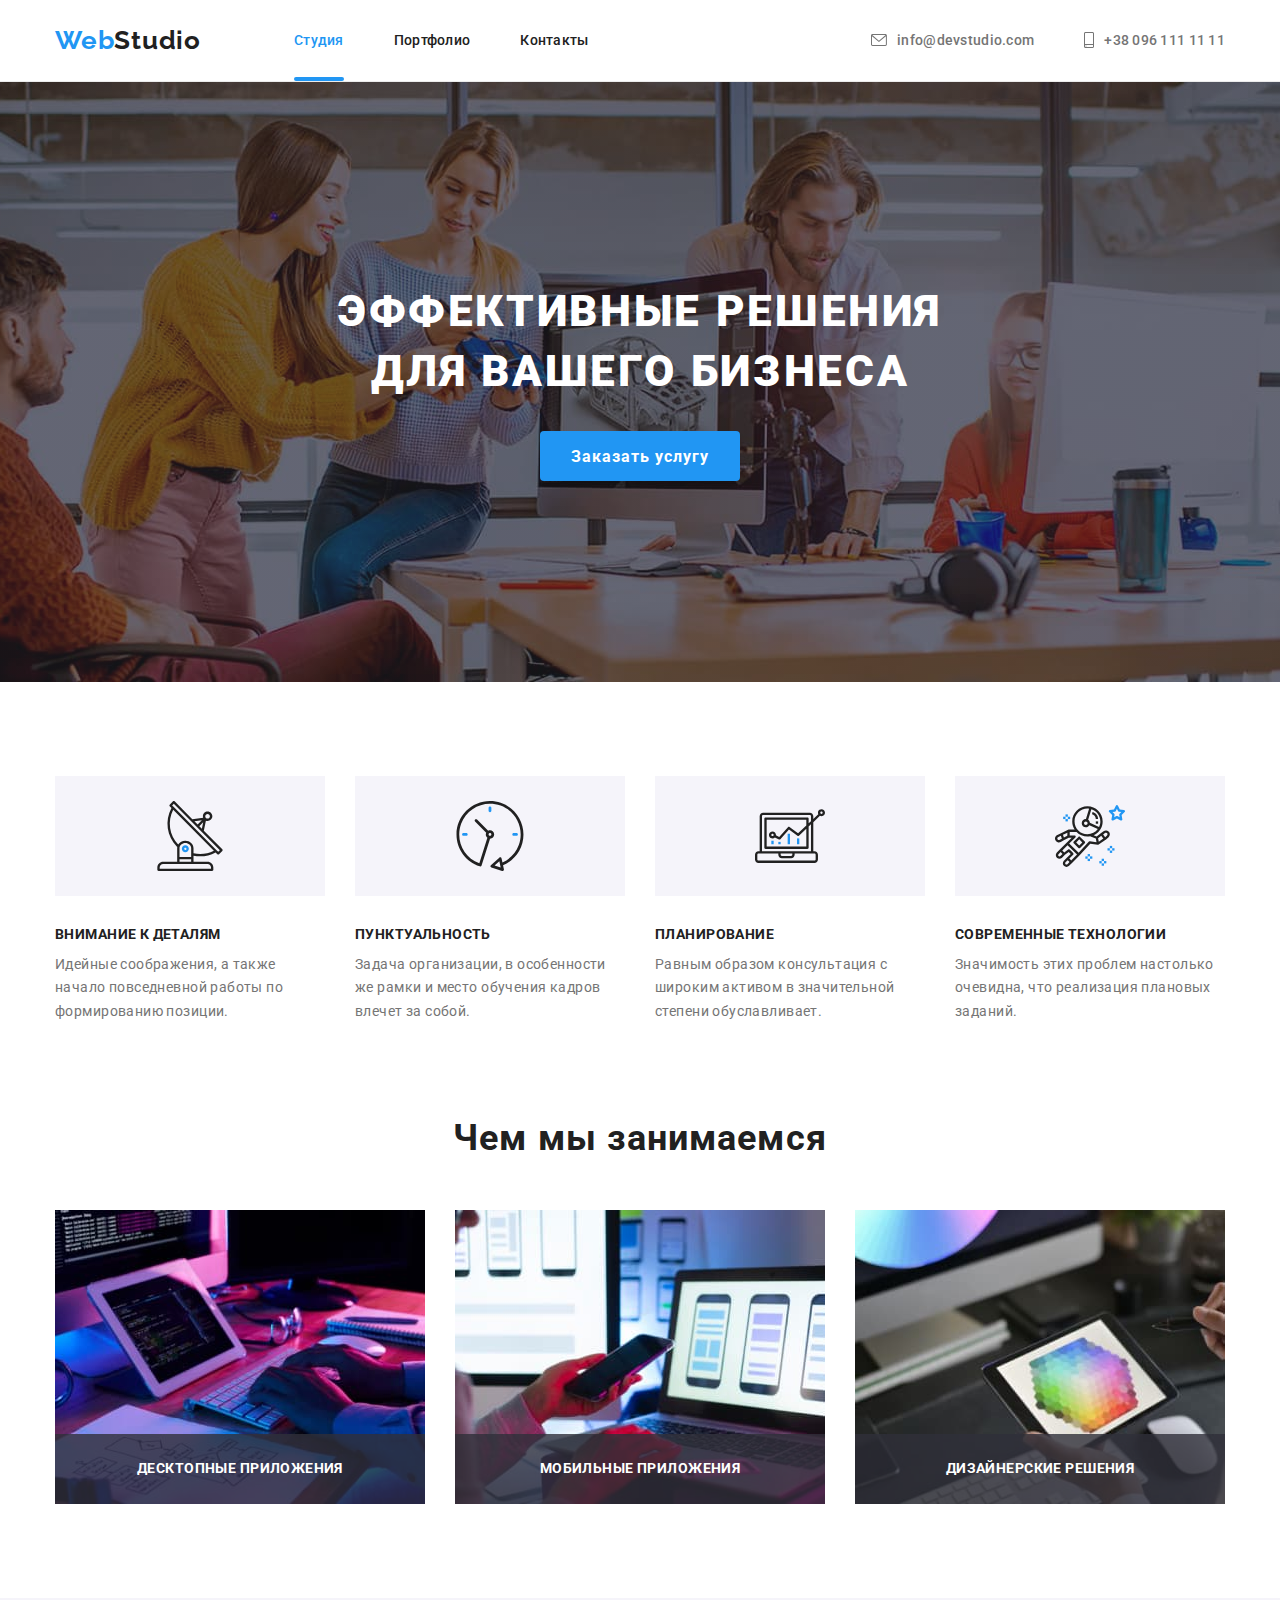
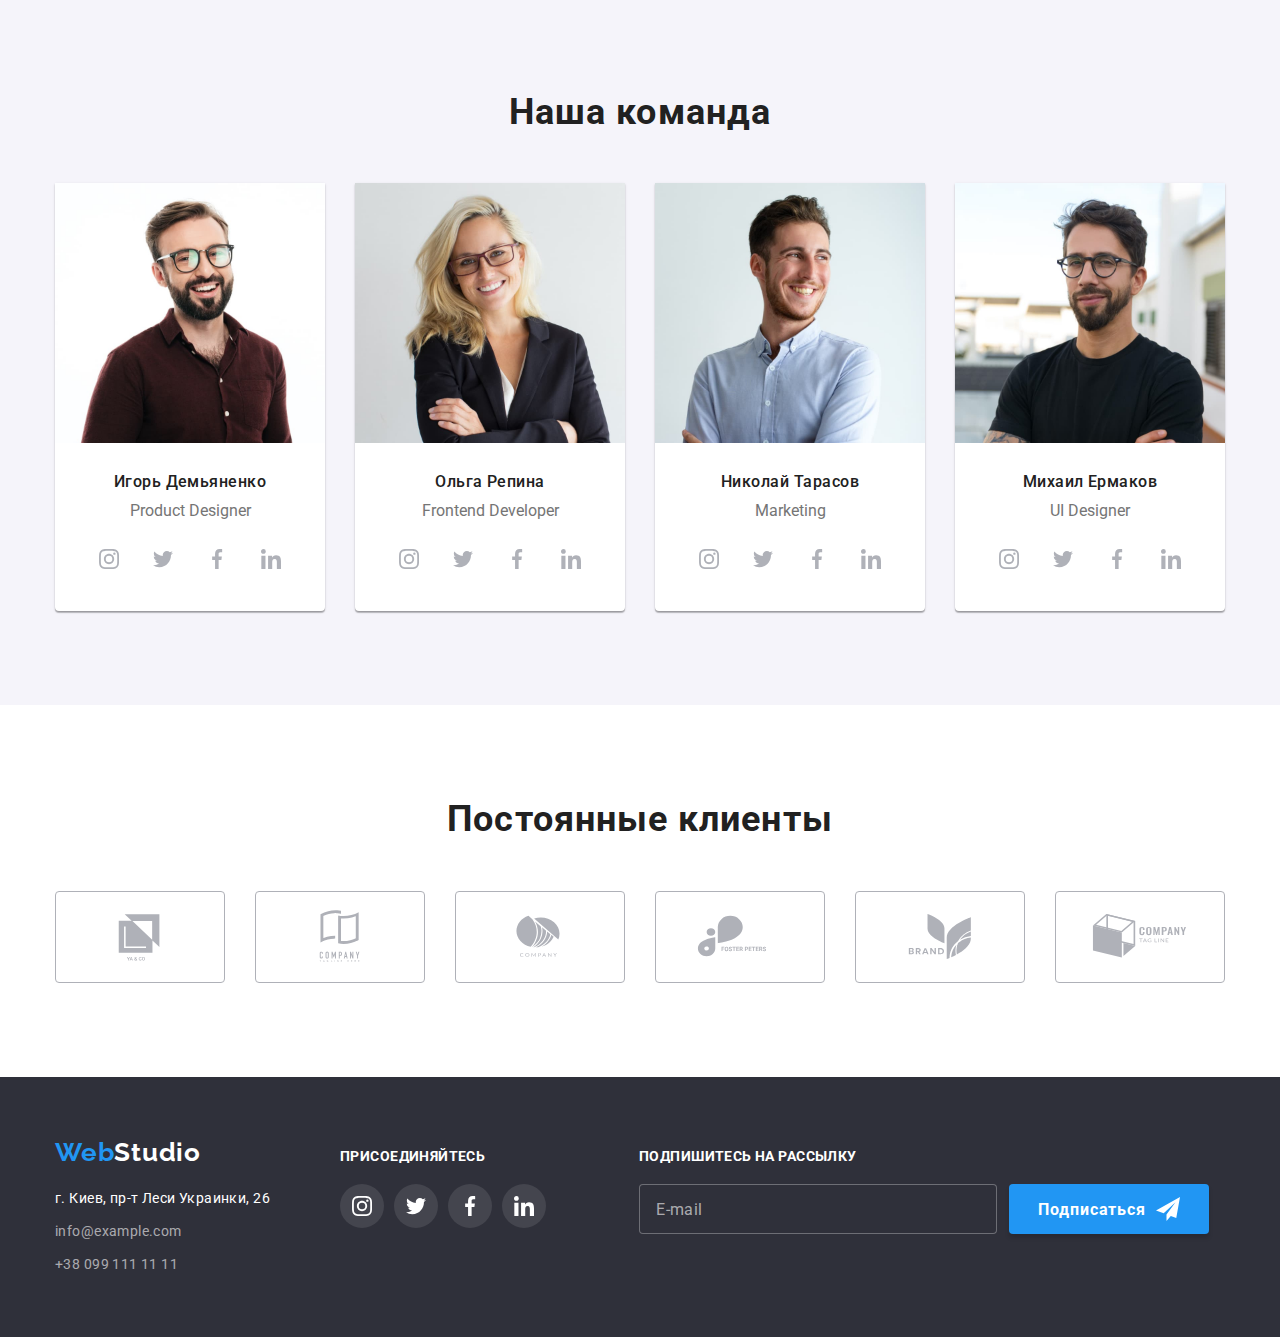
<file: index.html>
<!DOCTYPE html>
<html lang="ru">
<head>
    <meta charset="UTF-8">
    <meta http-equiv="X-UA-Compatible" content="IE=edge">
    <meta name="viewport" content="width=device-width, initial-scale=1.0">
    <title>WebStudio</title>
    <link rel="preconnect" href="https://fonts.googleapis.com">
    <link rel="preconnect" href="https://fonts.gstatic.com" crossorigin>
    <link href="https://fonts.googleapis.com/css2?family=Raleway:wght@700&family=Roboto:wght@400;500;700;900&display=swap"
        rel="stylesheet">
    <link rel="stylesheet" href="https://cdnjs.cloudflare.com/ajax/libs/modern-normalize/1.1.0/modern-normalize.min.css">    
    <link rel="stylesheet" href="./css/main.min.css">
</head>
<body>
    <header class="page-header">
      <div class="container page-header__container">
        <nav class="page-navigation">
            <!-- logo -->
            <a class="logo" href="./index.html"> Web<span class="logo__span">Studio</span></a>
            <!-- site-nav -->
            <ul class="site-nav">
                <li class="site-nav__item">
                    <a class="site-nav__link site-nav__link--current" href="./index.html">Студия</a>
                </li>
                <li class="site-nav__item">
                    <a class="site-nav__link" href="./portfolio.html">Портфолио</a>
                </li>
                <li class="site-nav__item">
                    <a class="site-nav__link" href="">Контакты</a>
                </li>
            </ul>
        </nav>
        <!-- auth-nav -->
        <ul class="auth-nav">
            <li class="auth-nav__item">
                <a class="auth-nav__link" href="mailto:info@devstudio.com">
                    <svg class="auth-nav__icon" width="16px" height="12px">
                        <use href="./images/sprite.svg#icon-mail"></use>
                    </svg>
                    info@devstudio.com</a>
            </li>
            <li class="auth-nav__item">
                <a class="auth-nav__link" href="tel:+380961111111">
                    <svg class="auth-nav__icon" width="10px" height="16px">
                        <use href="./images/sprite.svg#icon-smartphone"></use>
                    </svg>
                    +38 096 111 11 11</a>
            </li>
        </ul>
      </div>
    </header>
<main>

    <!-- HERO -->

        <section class="hero hero--overlay">
            <div class="container">
                <h1 class="hero__title">Эффективные решения для вашего бизнеса</h1>
                <button class="button" type="button" data-modal-open>Заказать услугу</button>
            </div>
        </section>
    
    <!-- НАШИ ПРЕИМУЩЕСТВА -->

    <section class="section benefits">
       <div class="container">
            <!--Заголовок спрятать-->
            <h2 class="benefits__title section-title visually-hidden">Наши плюсы и преимущества</h2>
            <ul class="benefits__list">
                <li class="benefits__item">
                    <h3 class="benefits__label">Внимание к деталям</h3>
                    <p class="benefits__text">Идейные соображения, а также начало повседневной работы по формированию позиции.</p>
                </li>
                <li class="benefits__item">
                    <h3 class="benefits__label">Пунктуальность</h3>
                    <p class="benefits__text">Задача организации, в особенности же рамки и место обучения кадров влечет за собой.</p>
                </li>
                <li class="benefits__item">
                    <h3 class="benefits__label">Планирование</h3>
                    <p class="benefits__text">Равным образом консультация с широким активом в значительной степени обуславливает.</p>
                </li>
                <li class="benefits__item">
                    <h3 class="benefits__label">Современные технологии</h3>
                    <p class="benefits__text">Значимость этих проблем настолько очевидна, что реализация плановых заданий.</p>
                </li>
            </ul>
       </div>
    </section>

    <!-- ЧЕМ МЫ ЗАНИМАЕМСЯ -->

    <section class="section speciality">
        <div class="container">
            <h2 class="section-title speciality__title">Чем мы занимаемся</h2>
            <ul class="speciality__list">
                <li class="speciality__item">
                        <img class="speciality__img" src="./images/img1.jpg" alt="Процесс написания кода" width="370">
                        <div class="speciality__thumb">
                            <h3 class="speciality__label">Десктопные приложения</h3>
                        </div>
                </li>
                <li class="speciality__item">
                        <img class="speciality__img" src="./images/img2.jpg" alt="Процесс разработки приложений" width="370">
                        <div class="speciality__thumb">
                            <h3 class="speciality__label">Мобильные приложения</h3>
                        </div>
                </li>
                <li class="speciality__item">
                        <img class="speciality__img" src="./images/img3.jpg" alt="Процесс подбора дизайна" width="370">
                        <div class="speciality__thumb">
                            <h3 class="speciality__label">Дизайнерские решения</h3>
                        </div>
                </li>
            </ul>
        </div>
    </section>

    <!-- КОМАНДА -->

    <section class="section team">
        <div class="container">
            <h2 class="section-title team__title">Наша команда</h2>
            <ul class="team__list">
                <li class="team__item">
                    <img class="team__photo" src="./images/ihor-1-1.jpg" alt="Игорь Демьяненко" width="270">
                    <h3 class="team__name">Игорь Демьяненко</h3>
                    <p class="team__profession">Product Designer</p>
                    <div class="soc-links">
                        <ul class="soc-links__list">
                            <li class="soc-links__item">
                                <a class="soc-links__link" href="">
                                    <svg class="soc-links__icon">
                                        <use href="./images/sprite.svg#icon-instagram"></use>
                                    </svg>
                                </a>
                            </li>
                            <li class="soc-links__item">
                                <a class="soc-links__link" href="">
                                    <svg class="soc-links__icon">
                                        <use href="./images/sprite.svg#icon-twitter"></use>
                                    </svg>
                                </a>
                            </li>
                            <li class="soc-links__item">
                                <a class="soc-links__link" href="">
                                    <svg class="soc-links__icon">
                                        <use href="./images/sprite.svg#icon-facebook"></use>
                                    </svg>
                                </a>
                            </li>
                            <li class="soc-links__item">
                                <a class="soc-links__link" href="">
                                    <svg class="soc-links__icon">
                                        <use href="./images/sprite.svg#icon-linkedin"></use>
                                    </svg>
                                </a>
                            </li>
                        </ul>
                    </div>
                </li>
                <li class="team__item">
                    <img class="team__photo" src="./images/olha-2-2.jpg" alt="Ольга Репина" width="270">
                    <h3 class="team__name">Ольга Репина</h3>
                    <p class="team__profession">Frontend Developer</p>
                    <div class="soc-links">
                        <ul class="soc-links__list">
                            <li class="soc-links__item">
                                <a class="soc-links__link" href="">
                                    <svg class="soc-links__icon">
                                        <use href="./images/sprite.svg#icon-instagram"></use>
                                    </svg>
                                </a>
                            </li>
                            <li class="soc-links__item">
                                <a class="soc-links__link" href="">
                                    <svg class="soc-links__icon">
                                        <use href="./images/sprite.svg#icon-twitter"></use>
                                    </svg>
                                </a>
                            </li>
                            <li class="soc-links__item">
                                <a class="soc-links__link" href="">
                                    <svg class="soc-links__icon">
                                        <use href="./images/sprite.svg#icon-facebook"></use>
                                    </svg>
                                </a>
                            </li>
                            <li class="soc-links__item">
                                <a class="soc-links__link" href="">
                                    <svg class="soc-links__icon">
                                        <use href="./images/sprite.svg#icon-linkedin"></use>
                                    </svg>
                                </a>
                            </li>
                        </ul>
                    </div>
                </li>
                <li class="team__item">
                    <img class="team__photo" src="./images/nikolai-3-3.jpg" alt="Николай Тарасов" width="270">
                    <h3 class="team__name">Николай Тарасов</h3>
                    <p class="team__profession">Marketing</p>
                    <div class="soc-links">
                        <ul class="soc-links__list">
                            <li class="soc-links__item">
                                <a class="soc-links__link" href="">
                                    <svg class="soc-links__icon">
                                        <use href="./images/sprite.svg#icon-instagram"></use>
                                    </svg>
                                </a>
                            </li>
                            <li class="soc-links__item">
                                <a class="soc-links__link" href="">
                                    <svg class="soc-links__icon">
                                        <use href="./images/sprite.svg#icon-twitter"></use>
                                    </svg>
                                </a>
                            </li>
                            <li class="soc-links__item">
                                <a class="soc-links__link" href="">
                                    <svg class="soc-links__icon">
                                        <use href="./images/sprite.svg#icon-facebook"></use>
                                    </svg>
                                </a>
                            </li>
                            <li class="soc-links__item">
                                <a class="soc-links__link" href="">
                                    <svg class="soc-links__icon">
                                        <use href="./images/sprite.svg#icon-linkedin"></use>
                                    </svg>
                                </a>
                            </li>
                        </ul>
                    </div>
                </li>
                <li class="team__item">
                    <img class="team__photo" src="./images/mihail-4-4.jpg" alt="Михаил Ермаков" width="270">
                    <h3 class="team__name">Михаил Ермаков</h3>
                    <p class="team__profession">UI Designer</p>
                    <div class="soc-links">
                        <ul class="soc-links__list">
                            <li class="soc-links__item">
                                <a class="soc-links__link" href="">
                                    <svg class="soc-links__icon">
                                        <use href="./images/sprite.svg#icon-instagram"></use>
                                    </svg>
                                </a>
                            </li>
                            <li class="soc-links__item">
                                <a class="soc-links__link" href="">
                                    <svg class="soc-links__icon">
                                        <use href="./images/sprite.svg#icon-twitter"></use>
                                    </svg>
                                </a>
                            </li>
                            <li class="soc-links__item">
                                <a class="soc-links__link" href="">
                                    <svg class="soc-links__icon">
                                        <use href="./images/sprite.svg#icon-facebook"></use>
                                    </svg>
                                </a>
                            </li>
                            <li class="soc-links__item">
                                <a class="soc-links__link" href="">
                                    <svg class="soc-links__icon">
                                        <use href="./images/sprite.svg#icon-linkedin"></use>
                                    </svg>
                                </a>
                            </li>
                        </ul>
                    </div>
                </li>
            </ul>
        </div>
    </section>

    <!-- ПОСТОЯННЫЕ КЛИЕНТЫ -->

    <section class="section clients">
        <div class="container">
            <h1 class="section-title clients__title">Постоянные клиенты</h1>
            <div>
                <ul class="clients__list">
                    <li class="clients__item">
                        <a class="clients__link" href="">
                            <svg class="clients__icon">
                                <use href="./images/sprite.svg#icon-logo-company-1"></use>
                            </svg>
                        </a>
                    </li>
                    <li class="clients__item">
                        <a class="clients__link" href="">
                            <svg class="clients__icon">
                                <use href="./images/sprite.svg#icon-logo-company-2"></use>
                            </svg>
                        </a>
                    </li>
                    <li class="clients__item">
                        <a class="clients__link" href="">
                            <svg class="clients__icon">
                                <use href="./images/sprite.svg#icon-logo-company-3"></use>
                            </svg>
                        </a>
                    </li>
                    <li class="clients__item">
                        <a class="clients__link" href="">
                            <svg class="clients__icon">
                                <use href="./images/sprite.svg#icon-logo-company-4"></use>
                            </svg>
                        </a>
                    </li>
                    <li class="clients__item">
                        <a class="clients__link" href="">
                            <svg class="clients__icon">
                                <use href="./images/sprite.svg#icon-logo-company-5"></use>
                            </svg>
                        </a>
                    </li>
                    <li class="clients__item">
                        <a class="clients__link" href="">
                            <svg class="clients__icon">
                                <use href="./images/sprite.svg#icon-logo-company-6"></use>
                            </svg>
                        </a>
                    </li>
                </ul>
            </div>
        </div>

    </section>
</main>

<!-- FOOTER -->

    <footer class="page-footer">
    <div class="container page-footer__container">
        <div class="page-footer__thumb">
            <a class="page-footer__logo" href="./index.html">Web<span class="page-footer__logo--span">Studio</span></a>
            <address class="adress">
                <ul class="adress__list">
                    <li class="adress__item"><a class="adress__link adress__link--white" href="https://goo.gl/maps/ifKrriMA3QEDocWd7" target="_blank"
                            rel="noopener noreferrer">г. Киев, пр-т Леси Украинки, 26</a>
                        <br />
                    </li>
                    <li class="adress__item"> <a class="adress__link" href="mailto:info@example.com">info@example.com</a> <br />
                    </li>
                    <li class="adress__item"> <a class="adress__link" href="tel:+380991111111">+38 099 111 11 11</a> 
                    </li>
                </ul>
            </address>
        </div>
        <div class="page-footer__thumb--second">
            <h2 class="page-footer__title">присоединяйтесь</h2>
            <ul class="soc-links-footer">
                <li class="soc-links-footer__item">
                    <a class="soc-links-footer__link" href="">
                        <svg class="soc-links-footer__icon">
                            <use href="./images/sprite.svg#icon-instagram"></use>
                        </svg>
                    </a>
                </li>
                <li class="soc-links-footer__item">
                    <a class="soc-links-footer__link" href="">
                        <svg class="soc-links-footer__icon">
                            <use href="./images/sprite.svg#icon-twitter"></use>
                        </svg>
                    </a>
                </li>
                <li class="soc-links-footer__item">
                    <a class="soc-links-footer__link" href="">
                        <svg class="soc-links-footer__icon">
                            <use href="./images/sprite.svg#icon-facebook"></use>
                        </svg>
                    </a>
                </li>
                <li class="soc-links-footer__item">
                    <a class="soc-links-footer__link" href="">
                        <svg class="soc-links-footer__icon">
                            <use href="./images/sprite.svg#icon-linkedin"></use>
                        </svg>
                    </a>
                </li>
            </ul>
        </div>
        <div class="page-footer__thumb--third">
            <b class="page-footer__title">Подпишитесь на рассылку</b>
            <form class="footer-form" name="subscribe" autocomplete="on">
                <div class="footer-form__thumb">
                    <input class="footer-form__input" type="email" name="email" id="email" placeholder="E-mail">
                    <button class="button" type="submit">Подписаться
                        <svg class="footer-form__icon">
                            <use href="./images/sprite.svg#icon-send"></use>
                        </svg>
                    </button>
                </div>
            </form>
        </div>
    </div>
    </footer>

    
<!-- MODAL -->


<div class="backdrop is-hidden" data-modal>
    <div class="modal" >
        <h2 class="modal__title">Оставьте свои данные, мы вам перезвоним</h2>
        <button class="modal__button-close" type="button" data-modal-close>
            <svg class="modal__icon-close">
                <use href="./images/sprite.svg#icon-close-x"></use>
            </svg>
        </button>

        <form name="order-form" autocomplete="on">
        
            <div class="order-form__area">
                <label class="order-form__label" for="name">Имя</label>
                <input class="order-form__input" type="text" name="name" id="name">
                <svg class="order-form__icon order-form__icon--user">
                    <use href="./images/sprite.svg#icon-user"></use>
                </svg>
            </div>
        
            <div class="order-form__area">
                <label class="order-form__label" for="tel">Телефон</label>
                <input class="order-form__input" type="tel" name="tel" id="tel">
                <svg class="order-form__icon order-form__icon--phone">
                    <use href="./images/sprite.svg#icon-number-phone"></use>
                </svg>
            </div>
        
            <div class="order-form__area">
                <label class="order-form__label" for="email">Почта</label>
                <input class="order-form__input" type="email" name="email" id="email" >
                <svg class="order-form__icon order-form__icon--mail">
                    <use href="./images/sprite.svg#icon-email"></use>
                </svg>
            </div>
        
            <div class="order-form__area order-form__area-comment">
                <label class="order-form__label" for="comment">Комментарий</label>
                <textarea class="order-form__textarea" name="comment" id="comment" placeholder="Введите текст" rows="7"></textarea>
            </div>

            <div class="order-form__area order-form__area-iagree">
                <input class="order-form__checkbox-input" type="checkbox" name="i-agree" value="i-agree" id="agree">
                <span class="order-form__icon-check"></span>
                <label class="order-form__label order-form__label--agree" for="agree">Соглашаюсь с рассылкой и принимаю <a class="order-form__link" href="">Условия договора</a></label>
            </div>
        
            <button class="button" type="submit">Отправить</button>
        
        </form>
    </div>
</div>




<script src="./js/modal.js"></script>
</body>
</html>
</file>
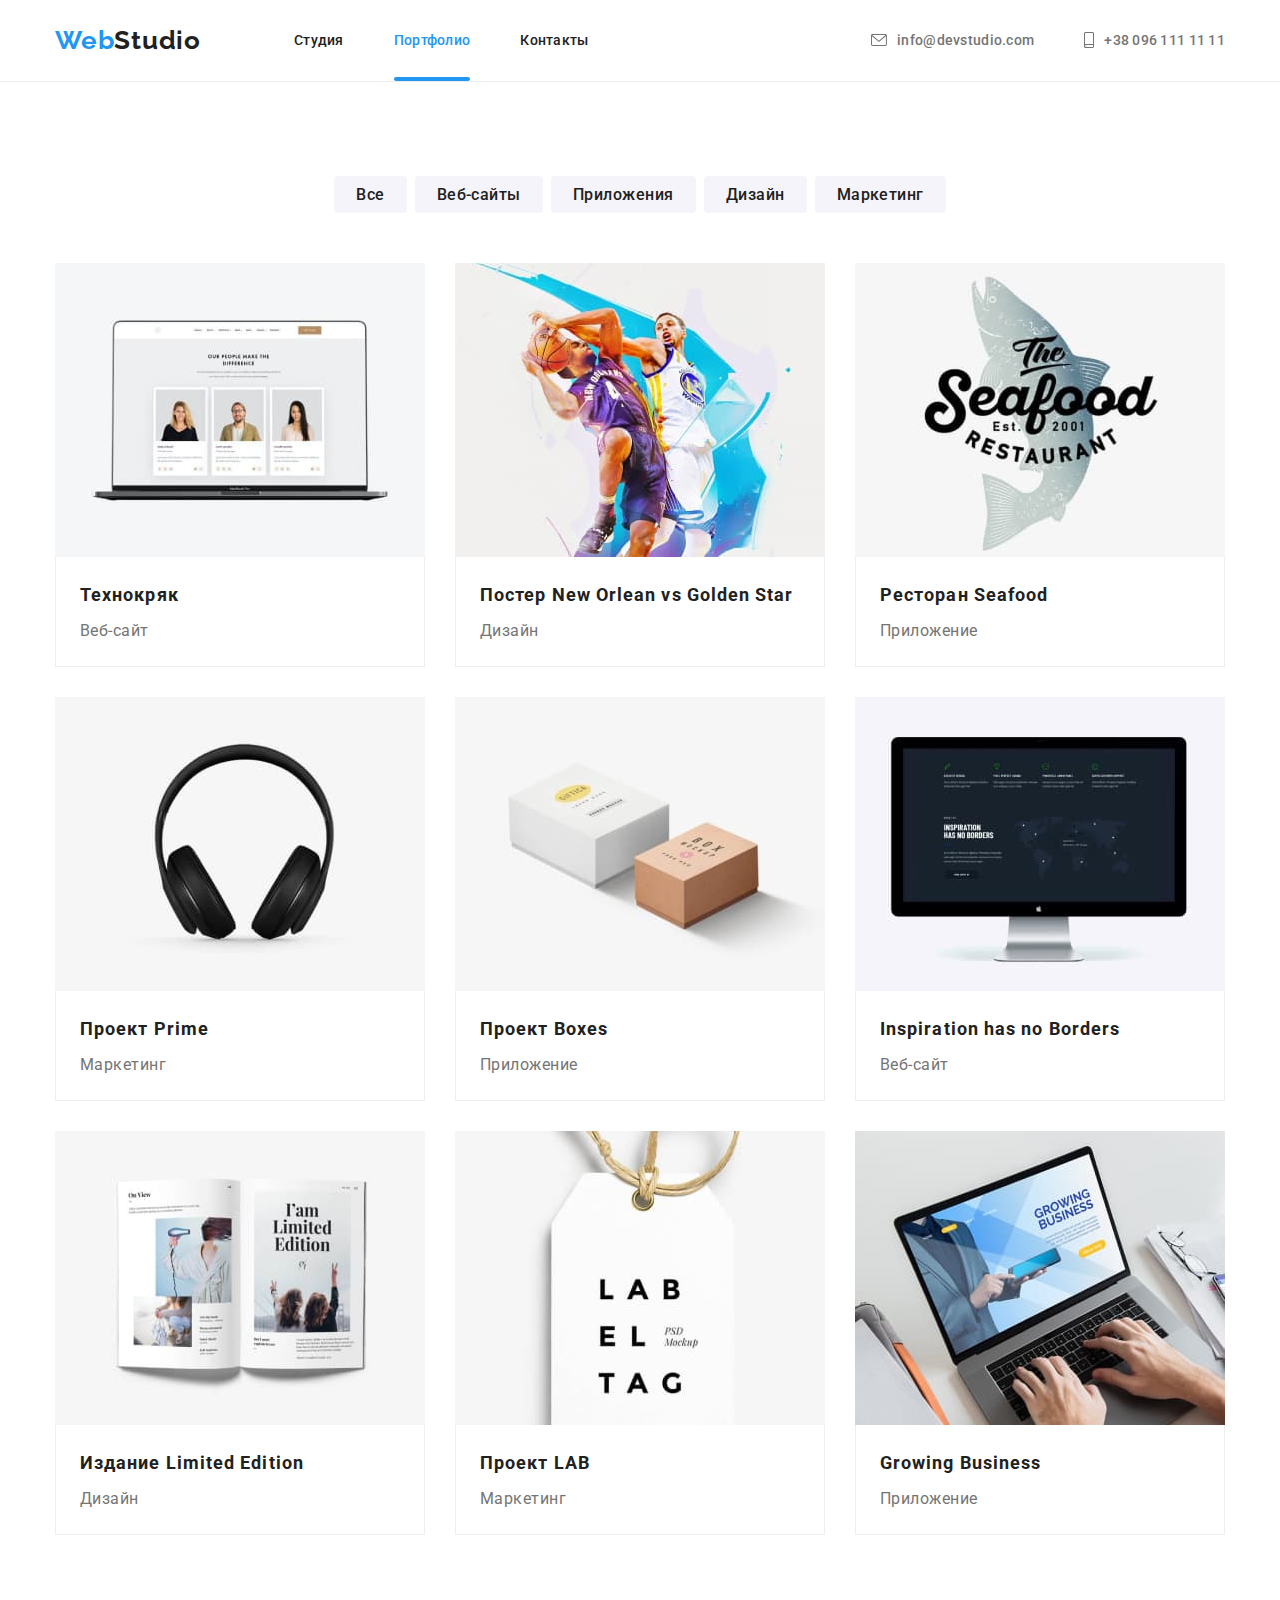
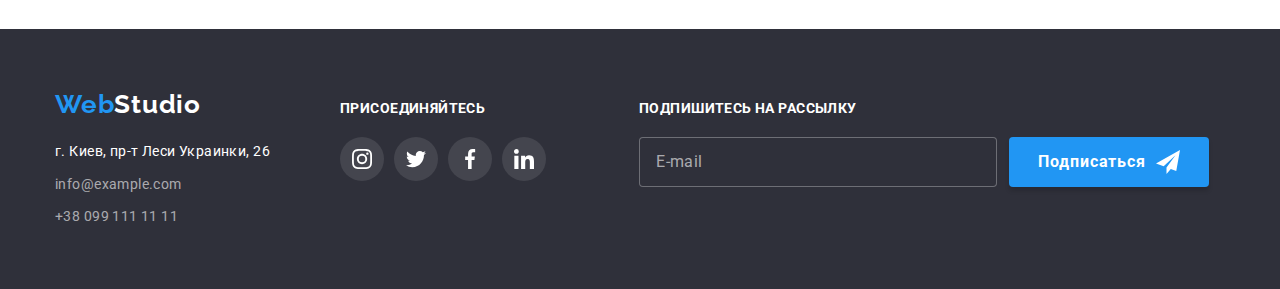
<file: portfolio.html>
<!DOCTYPE html>
<html lang="ru">
<head>
    <meta charset="UTF-8">
    <meta http-equiv="X-UA-Compatible" content="IE=edge">
    <meta name="viewport" content="width=device-width, initial-scale=1.0">
    <title>Portfolio</title>
    <link rel="preconnect" href="https://fonts.googleapis.com">
    <link rel="preconnect" href="https://fonts.gstatic.com" crossorigin>
    <link href="https://fonts.googleapis.com/css2?family=Raleway:wght@700&family=Roboto:wght@400;500;700;900&display=swap"
        rel="stylesheet">
    <link rel="stylesheet" href="https://cdnjs.cloudflare.com/ajax/libs/modern-normalize/1.1.0/modern-normalize.min.css">    
    <link rel="stylesheet" href="./css/main.min.css">
</head>
<body>
    <header class="page-header">
        <div class="container page-header__container">
            <nav class="page-navigation">
                <!-- logo -->
                <a class="logo" href="./index.html"> Web<span class="logo__span">Studio</span></a>
                <!-- site-nav -->
                <ul class="site-nav">
                    <li class="site-nav__item">
                        <a class="site-nav__link" href="./index.html">Студия</a>
                    </li>
                    <li class="site-nav__item">
                        <a class="site-nav__link site-nav__link--current" href="./portfolio.html">Портфолио</a>
                    </li>
                    <li class="site-nav__item">
                        <a class="site-nav__link" href="">Контакты</a>
                    </li>
                </ul>
            </nav>
            <!-- auth-nav -->
            <ul class="auth-nav">
                <li class="auth-nav__item">
                    <a class="auth-nav__link" href="mailto:info@devstudio.com">
                        <svg class="auth-nav__icon" width="16px" height="12px">
                            <use href="./images/sprite.svg#icon-mail"></use>
                        </svg>
                        info@devstudio.com</a>
                </li>
                <li class="auth-nav__item">
                    <a class="auth-nav__link" href="tel:+380961111111">
                        <svg class="auth-nav__icon" width="10px" height="16px">
                            <use href="./images/sprite.svg#icon-smartphone"></use>
                        </svg>
                        +38 096 111 11 11</a>
                </li>
            </ul>
        </div>
    </header>


    <main>
        <section class="section gallery">
            <div class="container">
                <!--Заголовок спрятать-->
                <h1 class="section-title visually-hidden">Наши проекты</h1>

                <ul class="gallery__filter">
                    <li class="gallery__item"><button class="gallery__filter-button" type="button">Все</button></li>
                    <li class="gallery__item"><button class="gallery__filter-button" type="button">Веб-сайты</button></li>
                    <li class="gallery__item"><button class="gallery__filter-button" type="button">Приложения</button></li>
                    <li class="gallery__item"><button class="gallery__filter-button" type="button">Дизайн</button></li>
                    <li class="gallery__item"><button class="gallery__filter-button" type="button">Маркетинг</button></li>
                </ul>
    
                <ul class="gallery__grid">
                    <li class="gallery__card">
                        <a class="gallery__link" href="">
                            <div class="gallery__overlay">
                                <img class="gallery__img" src="./images/project-1.jpg" alt="Пример страницы сайта" width="370">
                                <p class="gallery__overlay-text">
                                    Ресурс предлагает комплексные предложения с разным уровнем функционала и сервисов. Все это позволит посетителю получить
                                    исчерпывающие сведения о компании или частном лице.
                                </p>
                            </div>
                            <div class="gallery__thumb">
                                <h2 class="gallery__name-project">Технокряк</h2>
                                <p class="gallery__text-about-project">Веб-сайт</p>
                            </div>
                        </a>
                    </li>
                    <li class="gallery__card">
                        <a class="gallery__link" href="">
                            <div class="gallery__overlay">
                                <img class="gallery__img" src="./images/project-2.jpg" alt="Два баскетболиста с мячом" width="370">
                                <p class="gallery__overlay-text">
                                    Ресурс предлагает комплексные предложения с разным уровнем функционала и сервисов. Все это позволит посетителю
                                    получить
                                    исчерпывающие сведения о компании или частном лице.
                                </p>
                            </div>
                            <div class="gallery__thumb">
                                <h2 class="gallery__name-project">Постер New Orlean vs Golden Star</h2>
                                <p class="gallery__text-about-project">Дизайн</p>
                            </div>
                        </a>
                    </li>
                    <li class="gallery-card">
                        <a class="gallery__link" href="">
                            <div class="gallery__overlay">
                                <img class="gallery__img" src="./images/project-3.jpg" alt="Логотип рыбного ресторана" width="370">
                                <p class="gallery__overlay-text">
                                    Ресурс предлагает комплексные предложения с разным уровнем функционала и сервисов. Все это позволит посетителю
                                    получить
                                    исчерпывающие сведения о компании или частном лице.
                                </p>
                            </div>
                            <div class="gallery__thumb">
                                <h2 class="gallery__name-project">Ресторан Seafood</h2>
                                <p class="gallery__text-about-project">Приложение</p>
                            </div>
                        </a>
                    </li>
                    <li class="gallery-card">
                        <a class="gallery__link" href="">
                            <div class="gallery__overlay">
                                <img class="gallery__img" src="./images/project-4.jpg" alt="Наушники" width="370">
                                <p class="gallery__overlay-text">
                                    Ресурс предлагает комплексные предложения с разным уровнем функционала и сервисов. Все это позволит посетителю
                                    получить
                                    исчерпывающие сведения о компании или частном лице.
                                </p>
                            </div>
                            <div class="gallery__thumb">
                                <h2 class="gallery__name-project">Проект Prime</h2>
                                <p class="gallery__text-about-project">Маркетинг</p>
                            </div>
                        </a>
                    </li>
                    <li class="gallery__card">
                        <a class="gallery__link" href="">
                            <div class="gallery__overlay">
                                <img class="gallery__img" src="./images/project-5.jpg" alt="Две коробки" width="370">
                                <p class="gallery__overlay-text">
                                    Ресурс предлагает комплексные предложения с разным уровнем функционала и сервисов. Все это позволит посетителю
                                    получить
                                    исчерпывающие сведения о компании или частном лице.
                                </p>
                            </div>
                            <div class="gallery__thumb">
                                <h2 class="gallery__name-project">Проект Boxes</h2>
                                <p class="gallery__text-about-project">Приложение</p>
                            </div>
                        </a>
                    </li>
                    <li class="gallery__card">
                        <a class="gallery__link" href="">
                            <div class="gallery__overlay">
                                <img class="gallery__img" src="./images/project-6.jpg" alt="Экран компьютера с примером страницы веб-сайта" width="370">
                                <p class="gallery__overlay-text">
                                    Ресурс предлагает комплексные предложения с разным уровнем функционала и сервисов. Все это позволит посетителю
                                    получить
                                    исчерпывающие сведения о компании или частном лице.
                                </p>
                            </div>
                            <div class="gallery__thumb">
                                <h2 class="gallery__name-project">Inspiration has no Borders</h2>
                                <p class="gallery__text-about-project">Веб-сайт</p>
                            </div>
                        </a>
                    </li>
                    <li class="gallery__card">
                        <a class="gallery__link" href="">
                            <div class="gallery__overlay">
                                <img class="gallery__img" src="./images/project-7.jpg" alt="Открытый журнал" width="370">
                                <p class="gallery__overlay-text">
                                    Ресурс предлагает комплексные предложения с разным уровнем функционала и сервисов. Все это позволит посетителю
                                    получить
                                    исчерпывающие сведения о компании или частном лице.
                                </p>
                            </div>
                            <div class="gallery__thumb">
                                <h2 class="gallery__name-project">Издание Limited Edition</h2>
                                <p class="gallery__text-about-project">Дизайн</p>
                            </div>
                        </a>
                    </li>
                    <li class="gallery__card">
                        <a class="gallery__link" href="">
                            <div class="gallery__overlay">
                                <img class="gallery__img" src="./images/project-8.jpg" alt="Пример дизайна бирки" width="370">
                                <p class="gallery__overlay-text">
                                    Ресурс предлагает комплексные предложения с разным уровнем функционала и сервисов. Все это позволит посетителю
                                    получить
                                    исчерпывающие сведения о компании или частном лице.
                                </p>
                            </div>
                            <div class="gallery__thumb">
                                <h2 class="gallery__name-project">Проект LAB</h2>
                                <p class="gallery__text-about-project">Маркетинг</p>
                            </div>
                        </a>
                    </li>
                    <li class="gallery__card">
                        <a class="gallery__link" href="">
                            <div class="gallery__overlay">
                                <img class="gallery__img" src="./images/project-9.jpg" alt="Руки печатают на клавиатуре ноутбука, в котором открыт веб-сайт" width="370">
                                <p class="gallery__overlay-text">
                                    Ресурс предлагает комплексные предложения с разным уровнем функционала и сервисов. Все это позволит посетителю
                                    получить
                                    исчерпывающие сведения о компании или частном лице.
                                </p>
                            </div>
                            <div class="gallery__thumb">
                                <h2 class="gallery__name-project">Growing Business</h2>
                                <p class="gallery__text-about-project">Приложение</p>
                            </div>
                        </a>
                    </li>
                </ul>
            </div>
        </section>

    </main>

    <!-- Футер -->

    <footer class="page-footer">
        <div class="container page-footer__container">
            <div class="page-footer__thumb">
                <a class="page-footer__logo" href="./index.html">Web<span class="page-footer__logo--span">Studio</span></a>
                <address class="adress">
                    <ul class="adress__list">
                        <li class="adress__item"><a class="adress__link adress__link--white"
                                href="https://goo.gl/maps/ifKrriMA3QEDocWd7" target="_blank" rel="noopener noreferrer">г.
                                Киев, пр-т Леси Украинки, 26</a>
                            <br />
                        </li>
                        <li class="adress__item"> <a class="adress__link"
                                href="mailto:info@example.com">info@example.com</a> <br />
                        </li>
                        <li class="adress__item"> <a class="adress__link" href="tel:+380991111111">+38 099 111 11 11</a>
                        </li>
                    </ul>
                </address>
            </div>
            <div class="page-footer__thumb--second">
                <h2 class="page-footer__title">присоединяйтесь</h2>
                <ul class="soc-links-footer">
                    <li class="soc-links-footer__item">
                        <a class="soc-links-footer__link" href="">
                            <svg class="soc-links-footer__icon">
                                <use href="./images/sprite.svg#icon-instagram"></use>
                            </svg>
                        </a>
                    </li>
                    <li class="soc-links-footer__item">
                        <a class="soc-links-footer__link" href="">
                            <svg class="soc-links-footer__icon">
                                <use href="./images/sprite.svg#icon-twitter"></use>
                            </svg>
                        </a>
                    </li>
                    <li class="soc-links-footer__item">
                        <a class="soc-links-footer__link" href="">
                            <svg class="soc-links-footer__icon">
                                <use href="./images/sprite.svg#icon-facebook"></use>
                            </svg>
                        </a>
                    </li>
                    <li class="soc-links-footer__item">
                        <a class="soc-links-footer__link" href="">
                            <svg class="soc-links-footer__icon">
                                <use href="./images/sprite.svg#icon-linkedin"></use>
                            </svg>
                        </a>
                    </li>
                </ul>
            </div>
            <div class="page-footer__thumb--third">
                <b class="page-footer__title">Подпишитесь на рассылку</b>
                <form class="footer-form" name="subscribe" autocomplete="on">
                    <div class="footer-form__thumb">
                        <input class="footer-form__input" type="email" name="email" id="email" placeholder="E-mail">
                        <button class="button" type="submit">Подписаться
                            <svg class="footer-form__icon">
                                <use href="./images/sprite.svg#icon-send"></use>
                            </svg>
                        </button>
                    </div>
                </form>
            </div>
        </div>
    </footer>
    </body>
    
    </html>
</file>
<file: css/main.min.css>
body{font-family:"Roboto", "sans-serif";color:#757575;background-color:#fff;margin:0}a{text-decoration:none}ul{list-style:none;padding:0px;margin:0px}textarea{resize:none}.container{width:1200px;margin-right:auto;margin-left:auto;padding-left:15px;padding-right:15px}h1,h2,h3,h4,h5,h6,p{margin:0}img{display:block}.section{padding-top:94px;padding-bottom:94px}.visually-hidden{position:absolute;width:1px;height:1px;margin:-1px;border:0;padding:0;white-space:nowrap;-webkit-clip-path:inset(100%);clip-path:inset(100%);clip:rect(0 0 0 0);overflow:hidden}.section-title{color:#212121;font-weight:700;font-size:36px;line-height:1.16;text-align:center;letter-spacing:0.03em}.button{color:#fff;background-color:#2196f3;width:200px;height:50px;font-family:inherit;font-weight:700;font-size:16px;line-height:1.87;display:-webkit-box;display:-ms-flexbox;display:flex;-webkit-box-align:center;-ms-flex-align:center;align-items:center;-webkit-box-pack:center;-ms-flex-pack:center;justify-content:center;letter-spacing:0.06em;cursor:pointer;border-radius:4px;-webkit-box-shadow:0px 4px 4px rgba(0,0,0,0.15);box-shadow:0px 4px 4px rgba(0,0,0,0.15);padding:10px;border:0px;margin-left:auto;margin-right:auto;-webkit-transition-property:background-color;transition-property:background-color;-webkit-transition-duration:250ms;transition-duration:250ms;-webkit-transition-timing-function:cubic-bezier(0.4, 0, 0.2, 1);transition-timing-function:cubic-bezier(0.4, 0, 0.2, 1)}.button:hover,.button:focus{background-color:#188CE8}.logo{color:#2196f3;font-family:"Raleway", "sana-serif";font-weight:700;font-size:26px;line-height:1.19;letter-spacing:0.03em;text-decoration:none;margin-right:93px;-webkit-transition-property:color;transition-property:color;-webkit-transition-duration:250ms;transition-duration:250ms;-webkit-transition-timing-function:cubic-bezier(0.4, 0, 0.2, 1);transition-timing-function:cubic-bezier(0.4, 0, 0.2, 1)}.logo:hover{color:#212121}.logo__span{color:#212121;-webkit-transition-property:color;transition-property:color;-webkit-transition-duration:250ms;transition-duration:250ms;-webkit-transition-timing-function:cubic-bezier(0.4, 0, 0.2, 1);transition-timing-function:cubic-bezier(0.4, 0, 0.2, 1)}.logo__span:hover{color:#2196f3}.page-header{border-bottom:1px solid #ECECEC}.page-header__container{display:-webkit-box;display:-ms-flexbox;display:flex;-webkit-box-align:center;-ms-flex-align:center;align-items:center}.page-navigation{display:-webkit-box;display:-ms-flexbox;display:flex;-webkit-box-align:center;-ms-flex-align:center;align-items:center}.site-nav__link{color:#212121;font-weight:500;font-size:14px;line-height:1.2;letter-spacing:0.02em;text-decoration:none;display:block;padding-top:32px;padding-bottom:32px;position:relative;-webkit-transition:color 250ms cubic-bezier(0.4, 0, 0.2, 1);transition:color 250ms cubic-bezier(0.4, 0, 0.2, 1)}.site-nav__link:hover,.site-nav__link:focus{color:#2196f3}.site-nav__link--current{color:#2196f3}.site-nav__link::after{content:"";width:100%;height:4px;background-color:transparent;bottom:0;left:0;border-radius:2px;position:absolute;-webkit-transition:background-color 250ms cubic-bezier(0.4, 0, 0.2, 1);transition:background-color 250ms cubic-bezier(0.4, 0, 0.2, 1)}.site-nav__link--current::after{content:"";position:absolute;width:100%;height:4px;background-color:#2196f3;bottom:0;left:0;border-radius:2px}.site-nav__link:hover.site-nav__link::after{background-color:#2196f3}.site-nav__link:focus.site-nav__link::after{background-color:#2196f3}.site-nav{display:-webkit-box;display:-ms-flexbox;display:flex}.site-nav__item:not(:last-child){margin-right:50px}.auth-nav{display:-webkit-box;display:-ms-flexbox;display:flex;margin-left:auto}.auth-nav__link{color:#757575;font-weight:500;font-size:14px;line-height:1.2;letter-spacing:0.02em;text-decoration:none;display:-webkit-box;display:-ms-flexbox;display:flex;-webkit-box-align:center;-ms-flex-align:center;align-items:center;-webkit-transition:color 250ms cubic-bezier(0.4, 0, 0.2, 1);transition:color 250ms cubic-bezier(0.4, 0, 0.2, 1)}.auth-nav__link:hover,.auth-nav__link:focus{color:#2196f3}.auth-nav__icon{margin-right:10px;fill:currentColor}.auth-nav__item:last-child{margin-left:50px}.hero{background-color:#2f303a;text-align:center;padding-top:200px;padding-bottom:200px}.hero__title{color:#fff;font-weight:900;font-size:44px;line-height:1.36;letter-spacing:0.06em;text-transform:uppercase;max-width:696px;margin-top:0;margin-bottom:30px;margin-left:auto;margin-right:auto}.hero--overlay{max-width:1600px;height:600px;margin-right:auto;margin-left:auto;background-image:-webkit-gradient(linear, left top, left bottom, from(rgba(47,48,58,0.4)), to(rgba(47,48,58,0.4))),url(../images/hero-banner.jpg);background-image:linear-gradient(rgba(47,48,58,0.4), rgba(47,48,58,0.4)),url(../images/hero-banner.jpg);background-repeat:no-repeat;background-position:center;background-size:cover}.benefits__list{display:-webkit-box;display:-ms-flexbox;display:flex}.benefits__item{width:calc((1200px - 90px) / 4)}.benefits__item:not(:last-child){margin-right:30px}.benefits__item::before{display:block;content:"";height:120px;background-repeat:no-repeat;background-position:center;background-color:#F5F4FA;margin-bottom:30px}.benefits__label{color:#212121;font-weight:700;font-size:14px;line-height:1.2;letter-spacing:0.03em;text-transform:uppercase;margin-bottom:10px}.benefits__text{font-size:14px;line-height:1.7;letter-spacing:0.03em}.benefits__item:nth-child(1)::before{background-image:url(../images/antenna.svg)}.benefits__item:nth-child(2)::before{background-image:url(../images/clock.svg)}.benefits__item:nth-child(3)::before{background-image:url(../images/diagram.svg)}.benefits__item:nth-child(4)::before{background-image:url(../images/astronaut.svg)}.speciality{padding-top:0}.speciality__title{margin-bottom:50px}.speciality__list{display:-webkit-box;display:-ms-flexbox;display:flex;-ms-flex-preferred-size:calc((1200px - 60px) / 3);flex-basis:calc((1200px - 60px) / 3)}.speciality__item{position:relative}.speciality__item:not(:last-child){margin-right:30px}.speciality__thumb{position:absolute;display:-webkit-box;display:-ms-flexbox;display:flex;-webkit-box-pack:center;-ms-flex-pack:center;justify-content:center;-webkit-box-align:center;-ms-flex-align:center;align-items:center;height:70px;width:100%;bottom:0;background-color:rgba(47,48,58,0.8)}.speciality__label{font-weight:700;font-size:14px;line-height:1.14;letter-spacing:0.03em;text-transform:uppercase;color:#fff}.team{background-color:#f5f4fa}.team__list{display:-webkit-box;display:-ms-flexbox;display:flex;-ms-flex-preferred-size:calc((1200px - 90px) / 4);flex-basis:calc((1200px - 90px) / 4)}.team__item{background-color:#fff;text-align:center;width:270px;border-radius:0px 0px 4px 4px;-webkit-box-shadow:0px 1px 3px rgba(0,0,0,0.12),0px 1px 1px rgba(0,0,0,0.14),0px 2px 1px rgba(0,0,0,0.2);box-shadow:0px 1px 3px rgba(0,0,0,0.12),0px 1px 1px rgba(0,0,0,0.14),0px 2px 1px rgba(0,0,0,0.2)}.team__item:not(:last-child){margin-right:30px}.team__title{margin-bottom:50px}.team__name{color:#212121;font-weight:500;font-size:16px;line-height:1.18;letter-spacing:0.03em;margin-bottom:10px}.team__photo{margin-bottom:30px}.soc-links{padding-left:32px;padding-right:32px;padding-bottom:30px;padding-top:16px}.soc-links__list{display:-webkit-box;display:-ms-flexbox;display:flex;-webkit-box-pack:center;-ms-flex-pack:center;justify-content:center;-webkit-box-align:center;-ms-flex-align:center;align-items:center}.soc-links__item{display:-webkit-box;display:-ms-flexbox;display:flex;-webkit-box-align:center;-ms-flex-align:center;align-items:center;-webkit-box-pack:center;-ms-flex-pack:center;justify-content:center}.soc-links__item:not(:last-child){margin-right:10px}.soc-links__link{color:#AFB1B8;width:44px;height:44px;background-color:#fff;border-radius:50%;display:-webkit-box;display:-ms-flexbox;display:flex;-webkit-box-align:center;-ms-flex-align:center;align-items:center;-webkit-box-pack:center;-ms-flex-pack:center;justify-content:center;-webkit-transition:color 250ms cubic-bezier(0.4, 0, 0.2, 1),background-color 250ms cubic-bezier(0.4, 0, 0.2, 1);transition:color 250ms cubic-bezier(0.4, 0, 0.2, 1),background-color 250ms cubic-bezier(0.4, 0, 0.2, 1)}.soc-links__link:hover,.soc-links__link:focus{color:#fff;background-color:#2196f3}.soc-links__icon{width:20px;height:20px;fill:currentColor}.clients__title{margin-bottom:50px}.clients__list{display:-webkit-box;display:-ms-flexbox;display:flex}.clients__item{display:-webkit-box;display:-ms-flexbox;display:flex}.clients__item:not(:last-child){margin-right:30px}.clients__icon{width:106px;height:60px;fill:currentColor}.clients__link{color:#AFB1B8;border:1px solid #AFB1B8;border-radius:4px;width:170px;height:92px;display:-webkit-box;display:-ms-flexbox;display:flex;-webkit-box-align:center;-ms-flex-align:center;align-items:center;-webkit-box-pack:center;-ms-flex-pack:center;justify-content:center;-webkit-transition:color 250ms cubic-bezier(0.4, 0, 0.2, 1),border-color 250ms cubic-bezier(0.4, 0, 0.2, 1);transition:color 250ms cubic-bezier(0.4, 0, 0.2, 1),border-color 250ms cubic-bezier(0.4, 0, 0.2, 1)}.clients__link:hover,.clients__link:focus{color:#2196f3;border-color:#2196f3}.page-footer{background-color:#2f303a;padding-top:60px;padding-bottom:60px}.page-footer__logo{color:#2196f3;font-family:"Raleway", "sans-serif";font-weight:700;font-size:26px;line-height:1.19;letter-spacing:0.03em;text-decoration:none;display:block;margin-bottom:20px;-webkit-transition:color 250ms cubic-bezier(0.4, 0, 0.2, 1);transition:color 250ms cubic-bezier(0.4, 0, 0.2, 1)}.page-footer__logo:hover{color:#fff}.page-footer__logo--span{color:#fff;-webkit-transition:color 250ms cubic-bezier(0.4, 0, 0.2, 1);transition:color 250ms cubic-bezier(0.4, 0, 0.2, 1)}.page-footer__logo--span:hover{color:#2196f3}.page-footer__thumb{display:-webkit-box;display:-ms-flexbox;display:flex;-webkit-box-orient:vertical;-webkit-box-direction:normal;-ms-flex-direction:column;flex-direction:column;margin-right:70px}.adress__item:not(:last-child){margin-bottom:9px}.adress__link{color:rgba(255,255,255,0.6);font-size:14px;line-height:1.7;letter-spacing:0.03em;text-decoration:none;font-style:normal;-webkit-transition:color 250ms cubic-bezier(0.4, 0, 0.2, 1);transition:color 250ms cubic-bezier(0.4, 0, 0.2, 1)}.adress__link:hover,.adress__link:focus{color:#2196f3}.adress__link--white{color:#fff;font-size:14px;line-height:1.7;letter-spacing:0.03em;text-decoration:none;font-style:normal;-webkit-transition:color 250ms cubic-bezier(0.4, 0, 0.2, 1);transition:color 250ms cubic-bezier(0.4, 0, 0.2, 1)}.adress__link--white:hover,.adress__link--white:focus{color:#2196f3}.page-footer__thumb--second{display:-webkit-box;display:-ms-flexbox;display:flex;-webkit-box-orient:vertical;-webkit-box-direction:normal;-ms-flex-direction:column;flex-direction:column;margin-right:93px}.page-footer__container{display:-webkit-box;display:-ms-flexbox;display:flex;-webkit-box-align:baseline;-ms-flex-align:baseline;align-items:baseline}.soc-links-footer{display:-webkit-box;display:-ms-flexbox;display:flex}.page-footer__title{font-size:14px;font-weight:700;line-height:1.14;letter-spacing:0.03em;text-transform:uppercase;color:#fff;margin-bottom:20px}.soc-links-footer__item{display:-webkit-box;display:-ms-flexbox;display:flex}.soc-links-footer__item:not(:last-child){margin-right:10px}.soc-links-footer__link{display:-webkit-box;display:-ms-flexbox;display:flex;width:44px;height:44px;-webkit-box-align:center;-ms-flex-align:center;align-items:center;-webkit-box-pack:center;-ms-flex-pack:center;justify-content:center;border-radius:50%;background-color:rgba(255,255,255,0.1);color:#fff;-webkit-transition:background-color 250ms cubic-bezier(0.4, 0, 0.2, 1);transition:background-color 250ms cubic-bezier(0.4, 0, 0.2, 1)}.soc-links-footer__link:hover,.soc-links-footer__link:focus{background-color:#2196f3}.soc-links-footer__icon{width:20px;height:20px;fill:currentColor}.page-footer__thumb--third{display:-webkit-box;display:-ms-flexbox;display:flex;-webkit-box-orient:vertical;-webkit-box-direction:normal;-ms-flex-direction:column;flex-direction:column}.footer-form__thumb{display:-webkit-box;display:-ms-flexbox;display:flex}.footer-form__input{background-color:#2F303A;border:1px solid rgba(255,255,255,0.3);border-radius:4px;width:358px;height:50px;margin-right:12px;padding-left:16px;color:rgba(255,255,255,0.6);-webkit-transition:border 250ms cubic-bezier(0.4, 0, 0.2, 1);transition:border 250ms cubic-bezier(0.4, 0, 0.2, 1)}.footer-form__input:focus,.footer-form__input:hover{border:1px solid #2196f3}.footer-form__input::-webkit-input-placeholder{font-size:16px;line-height:1.25;letter-spacing:0.03em;color:rgba(255,255,255,0.6)}.footer-form__input:-ms-input-placeholder{font-size:16px;line-height:1.25;letter-spacing:0.03em;color:rgba(255,255,255,0.6)}.footer-form__input::-ms-input-placeholder{font-size:16px;line-height:1.25;letter-spacing:0.03em;color:rgba(255,255,255,0.6)}.footer-form__input::placeholder{font-size:16px;line-height:1.25;letter-spacing:0.03em;color:rgba(255,255,255,0.6)}.footer-form__icon{width:24px;height:24px;margin-left:10px;fill:#fff}.gallery__filter{display:-webkit-box;display:-ms-flexbox;display:flex;-webkit-box-pack:center;-ms-flex-pack:center;justify-content:center;margin-bottom:50px}.gallery__item:not(:last-child){margin-right:8px}.gallery__filter-button{color:#212121;background-color:#f5f4fa;cursor:pointer;font-family:inherit;font-weight:500;font-size:16px;line-height:1.6;text-align:center;letter-spacing:0.03em;display:inline-block;border-radius:4px;padding:6px 22px;border:0px;-webkit-transition:color 250ms cubic-bezier(0.4, 0, 0.2, 1),background-color 250ms cubic-bezier(0.4, 0, 0.2, 1),-webkit-box-shadow 250ms cubic-bezier(0.4, 0, 0.2, 1);transition:color 250ms cubic-bezier(0.4, 0, 0.2, 1),background-color 250ms cubic-bezier(0.4, 0, 0.2, 1),-webkit-box-shadow 250ms cubic-bezier(0.4, 0, 0.2, 1);transition:color 250ms cubic-bezier(0.4, 0, 0.2, 1),background-color 250ms cubic-bezier(0.4, 0, 0.2, 1),box-shadow 250ms cubic-bezier(0.4, 0, 0.2, 1);transition:color 250ms cubic-bezier(0.4, 0, 0.2, 1),background-color 250ms cubic-bezier(0.4, 0, 0.2, 1),box-shadow 250ms cubic-bezier(0.4, 0, 0.2, 1),-webkit-box-shadow 250ms cubic-bezier(0.4, 0, 0.2, 1)}.gallery__filter-button:hover,.gallery__filter-button:focus{background-color:#2196f3;color:#fff;-webkit-box-shadow:0px 3px 1px rgba(0,0,0,0.1),0px 1px 2px rgba(0,0,0,0.08),0px 2px 2px rgba(0,0,0,0.12);box-shadow:0px 3px 1px rgba(0,0,0,0.1),0px 1px 2px rgba(0,0,0,0.08),0px 2px 2px rgba(0,0,0,0.12)}.gallery__grid{display:-ms-grid;display:grid;-ms-grid-columns:370px 370px 370px;grid-template-columns:370px 370px 370px;gap:30px}.gallery__card{background-color:#fff}.gallery__name-project{font-weight:700;font-size:18px;line-height:2;letter-spacing:0.06em;color:#212121;margin-bottom:4px}.gallery__text-about-project{font-size:16px;line-height:1.8;letter-spacing:0.03em;color:#757575}.gallery__thumb{padding-right:24px;padding-left:24px;padding-bottom:20px;padding-top:20px;border-bottom:1px solid #eeeeee;border-left:1px solid #eeeeee;border-right:1px solid #eeeeee}.gallery__link{display:block;-webkit-transition:-webkit-box-shadow 250ms cubic-bezier(0.4, 0, 0.2, 1);transition:-webkit-box-shadow 250ms cubic-bezier(0.4, 0, 0.2, 1);transition:box-shadow 250ms cubic-bezier(0.4, 0, 0.2, 1);transition:box-shadow 250ms cubic-bezier(0.4, 0, 0.2, 1), -webkit-box-shadow 250ms cubic-bezier(0.4, 0, 0.2, 1)}.gallery__link:hover,.gallery__link:focus{-webkit-box-shadow:0px 1px 1px rgba(0,0,0,0.12),0px 4px 4px rgba(0,0,0,0.06),1px 4px 6px rgba(0,0,0,0.16);box-shadow:0px 1px 1px rgba(0,0,0,0.12),0px 4px 4px rgba(0,0,0,0.06),1px 4px 6px rgba(0,0,0,0.16)}.gallery__overlay{position:relative;display:-webkit-box;display:-ms-flexbox;display:flex;overflow:hidden;-webkit-box-pack:center;-ms-flex-pack:center;justify-content:center;-webkit-box-align:center;-ms-flex-align:center;align-items:center}.gallery__overlay::after{content:"";position:absolute;width:100%;height:100%;background-color:rgba(33,150,243,0.9);-webkit-transform:translateY(295px);transform:translateY(295px);-webkit-transition:-webkit-transform 250ms cubic-bezier(0.4, 0, 0.2, 1);transition:-webkit-transform 250ms cubic-bezier(0.4, 0, 0.2, 1);transition:transform 250ms cubic-bezier(0.4, 0, 0.2, 1);transition:transform 250ms cubic-bezier(0.4, 0, 0.2, 1), -webkit-transform 250ms cubic-bezier(0.4, 0, 0.2, 1)}.gallery__link:hover .gallery__overlay::after{-webkit-transform:translateY(0px);transform:translateY(0px)}.gallery__link:focus .gallery__overlay::after{-webkit-transform:translateY(0px);transform:translateY(0px)}.gallery__overlay-text{position:absolute;-webkit-transform:translateY(295px);transform:translateY(295px);-webkit-transition:-webkit-transform 250ms cubic-bezier(0.4, 0, 0.2, 1);transition:-webkit-transform 250ms cubic-bezier(0.4, 0, 0.2, 1);transition:transform 250ms cubic-bezier(0.4, 0, 0.2, 1);transition:transform 250ms cubic-bezier(0.4, 0, 0.2, 1), -webkit-transform 250ms cubic-bezier(0.4, 0, 0.2, 1);font-size:18px;line-height:1.55;letter-spacing:0.03em;color:#fff;z-index:1;padding:63px 24px}.gallery__link:hover .gallery__overlay-text{-webkit-transform:translateY(0px);transform:translateY(0px)}.gallery__link:focus .gallery__overlay-text{-webkit-transform:translateY(0px);transform:translateY(0px)}.backdrop{position:fixed;top:0;left:0;background-color:rgba(0,0,0,0.2);width:100%;height:100%;opacity:1;-webkit-transition:opacity 250ms cubic-bezier(0.4, 0, 0.2, 1);transition:opacity 250ms cubic-bezier(0.4, 0, 0.2, 1)}.backdrop.is-hidden{opacity:0;pointer-events:none}.backdrop.is-hidden .modal{-webkit-transform:translate(-50%, -50%) scale(0.6);transform:translate(-50%, -50%) scale(0.6)}.modal{width:528px;height:581px;background-color:#fff;position:absolute;top:50%;left:50%;-webkit-transform:translate(-50%, -50%) scale(1);transform:translate(-50%, -50%) scale(1);-webkit-transition:-webkit-transform 250ms cubic-bezier(0.4, 0, 0.2, 1);transition:-webkit-transform 250ms cubic-bezier(0.4, 0, 0.2, 1);transition:transform 250ms cubic-bezier(0.4, 0, 0.2, 1);transition:transform 250ms cubic-bezier(0.4, 0, 0.2, 1), -webkit-transform 250ms cubic-bezier(0.4, 0, 0.2, 1);display:-webkit-box;display:-ms-flexbox;display:flex;-webkit-box-orient:vertical;-webkit-box-direction:normal;-ms-flex-direction:column;flex-direction:column;padding:40px}.modal__title{font-weight:700;font-size:20px;line-height:1.15;text-align:center;letter-spacing:0.03em;color:secondary-text-color;margin-bottom:12px}.modal__button-close{display:block;width:30px;height:30px;border-radius:50%;border:1px solid rgba(0,0,0,0.1);background-color:transparent;cursor:pointer;position:absolute;top:0;right:0;margin-top:8px;margin-right:8px;-webkit-transition:color 250ms cubic-bezier(0.4, 0, 0.2, 1);transition:color 250ms cubic-bezier(0.4, 0, 0.2, 1)}.modal__button-close:hover{color:#2196f3}.modal__icon-close{width:11px;height:11px;fill:currentColor}.order-form__input{border:1px solid rgba(33,33,33,0.2);border-radius:4px;height:40px;padding-left:30px;-webkit-transition:border 250ms cubic-bezier(0.4, 0, 0.2, 1);transition:border 250ms cubic-bezier(0.4, 0, 0.2, 1)}.order-form__input:focus,.order-form__input:hover{border:1px solid #2196f3}.order-form__area{display:-webkit-box;display:-ms-flexbox;display:flex;-webkit-box-orient:vertical;-webkit-box-direction:normal;-ms-flex-direction:column;flex-direction:column;margin-bottom:10px;position:relative}.order-form__label{font-size:12px;line-height:1.16;letter-spacing:0.01em;color:#757575}.order-form__label:not(:last-child){margin-bottom:4px}.order-form__label--agree{font-size:14px;line-height:1.71;letter-spacing:0.03em;color:#757575}.order-form__area-comment{margin-bottom:20px}.order-form__textarea{border:1px solid rgba(33,33,33,0.2);border-radius:4px;padding:12px 16px;height:120px;-webkit-transition:border 250ms cubic-bezier(0.4, 0, 0.2, 1);transition:border 250ms cubic-bezier(0.4, 0, 0.2, 1)}.order-form__textarea:hover,.order-form__textarea:focus{border:1px solid #2196f3}.order-form__textarea::-webkit-input-placeholder{font-size:14px;line-height:1.14;letter-spacing:0.01em;color:rgba(117,117,117,0.5)}.order-form__textarea:-ms-input-placeholder{font-size:14px;line-height:1.14;letter-spacing:0.01em;color:rgba(117,117,117,0.5)}.order-form__textarea::-ms-input-placeholder{font-size:14px;line-height:1.14;letter-spacing:0.01em;color:rgba(117,117,117,0.5)}.order-form__textarea::placeholder{font-size:14px;line-height:1.14;letter-spacing:0.01em;color:rgba(117,117,117,0.5)}.order-form__link{color:#2196f3;text-decoration:underline}.order-form__input:focus+.order-form__icon,.order-form__input:hover+.order-form__icon{fill:#2196f3}.order-form__icon--user{width:12px;height:12px;position:absolute;position:absolute;-webkit-transform:translateX(15px) translateY(32px);transform:translateX(15px) translateY(32px);-webkit-transition:fill 250ms cubic-bezier(0.4, 0, 0.2, 1);transition:fill 250ms cubic-bezier(0.4, 0, 0.2, 1)}.order-form__icon--phone{width:13px;height:13px;position:absolute;position:absolute;-webkit-transform:translateX(15px) translateY(32px);transform:translateX(15px) translateY(32px);-webkit-transition:fill 250ms cubic-bezier(0.4, 0, 0.2, 1);transition:fill 250ms cubic-bezier(0.4, 0, 0.2, 1)}.order-form__icon--mail{width:15px;height:12px;position:absolute;position:absolute;-webkit-transform:translateX(15px) translateY(32px);transform:translateX(15px) translateY(32px);-webkit-transition:fill 250ms cubic-bezier(0.4, 0, 0.2, 1);transition:fill 250ms cubic-bezier(0.4, 0, 0.2, 1)}.order-form__area-iagree{margin-bottom:30px;-webkit-box-orient:horizontal;-webkit-box-direction:normal;-ms-flex-direction:row;flex-direction:row;-webkit-box-align:center;-ms-flex-align:center;align-items:center;-webkit-box-pack:center;-ms-flex-pack:center;justify-content:center}.order-form__checkbox-input{-webkit-appearance:none;-moz-appearance:none;appearance:none;position:absolute;display:block;height:100%;width:30px;height:30px;-webkit-transform:translateX(-205px);transform:translateX(-205px)}.order-form__icon-check{width:16px;height:15px;border-radius:2px;border:2px solid #212121;margin-right:8px}.order-form__checkbox-input:checked+.order-form__icon-check{background-color:#2196f3;border-color:#2196f3;background-image:url(../images/agree.svg);background-repeat:no-repeat;background-size:14px 11px;background-position:50% 50%;background-origin:border-box}
/*# sourceMappingURL=main.min.css.map */
</file>
